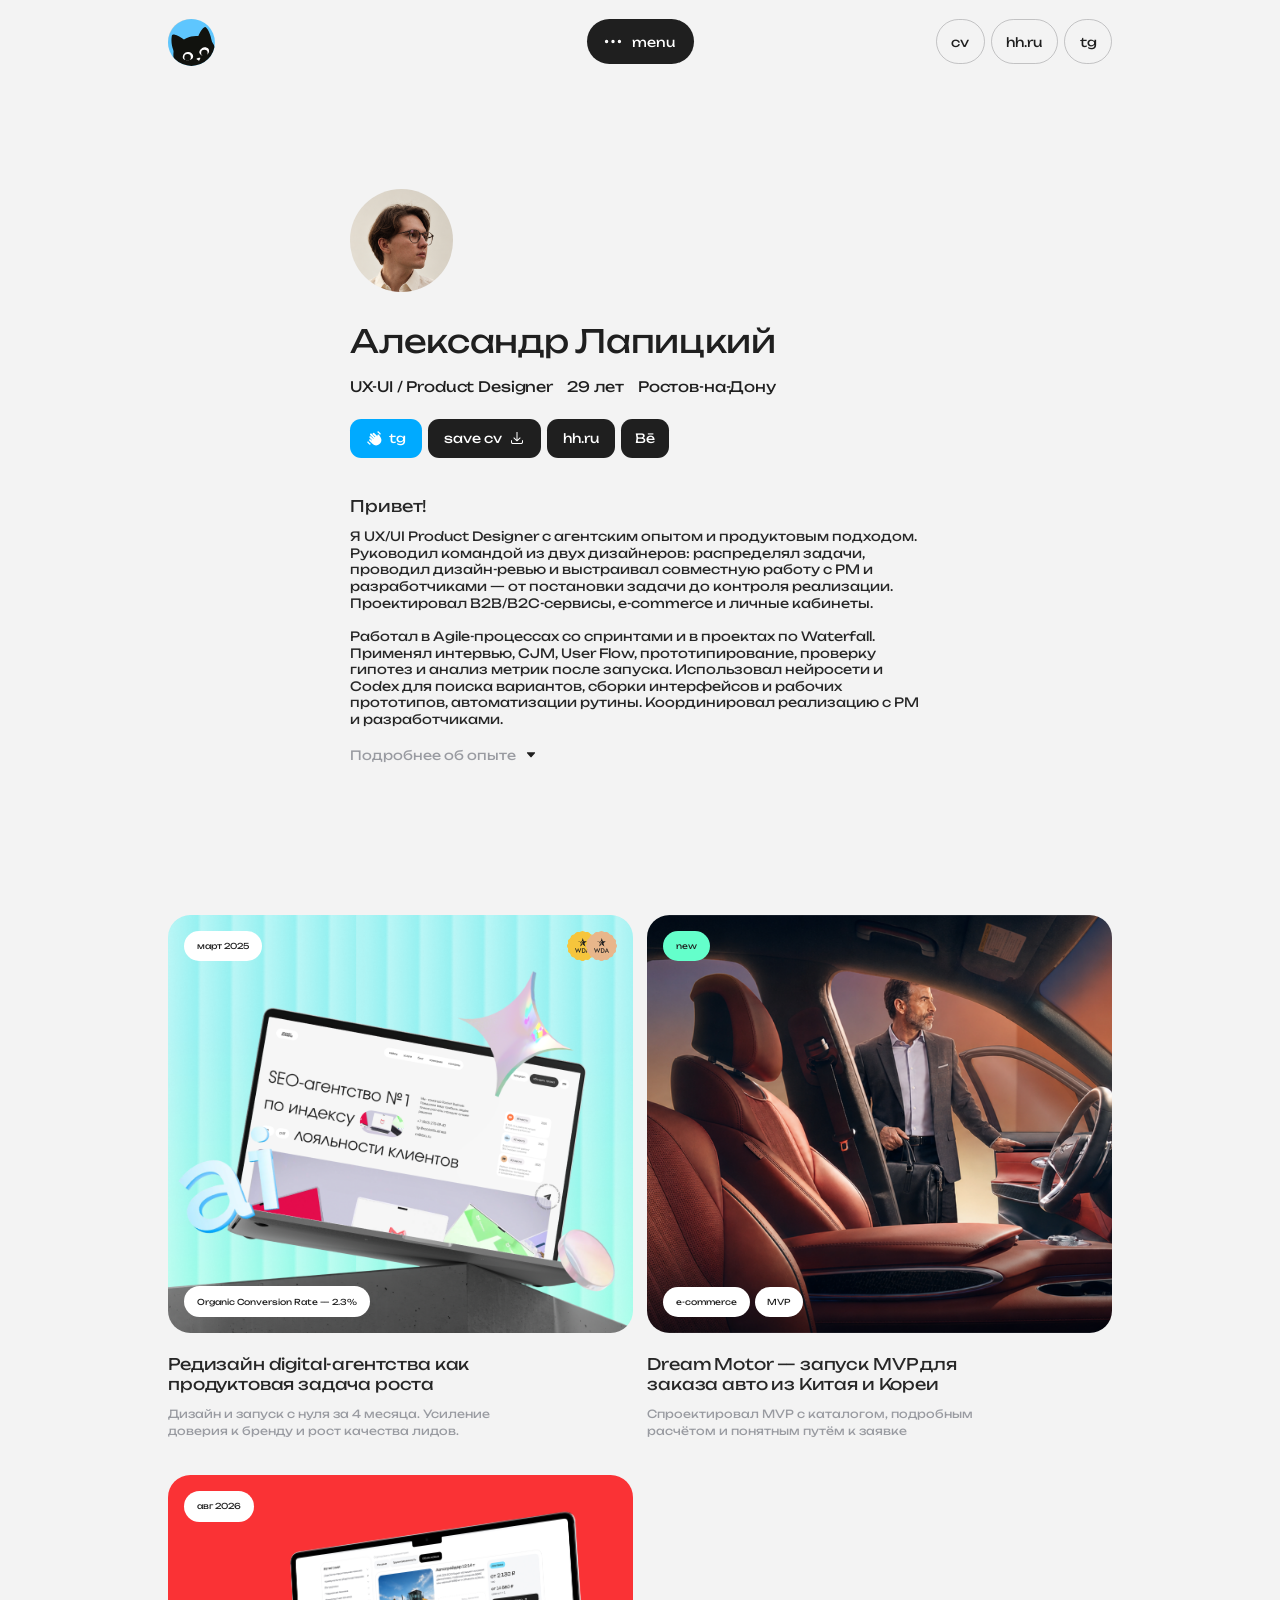
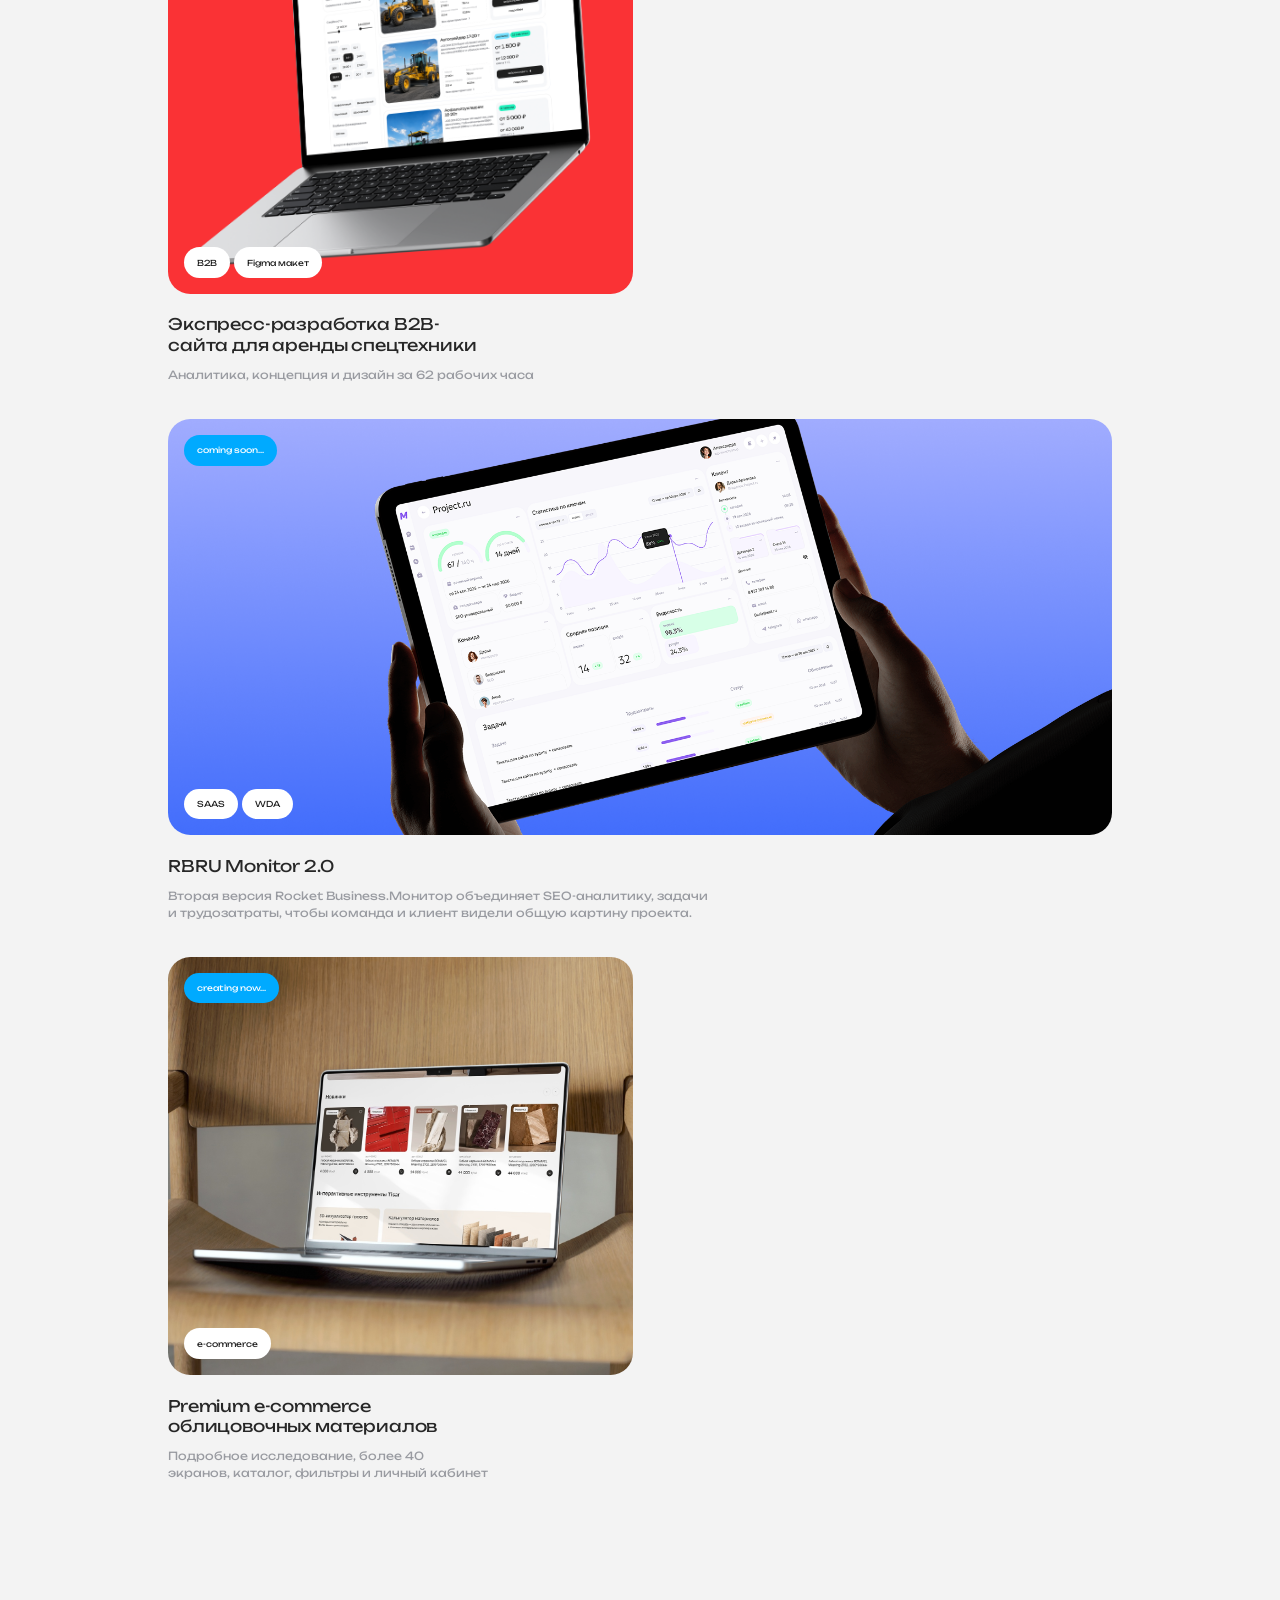
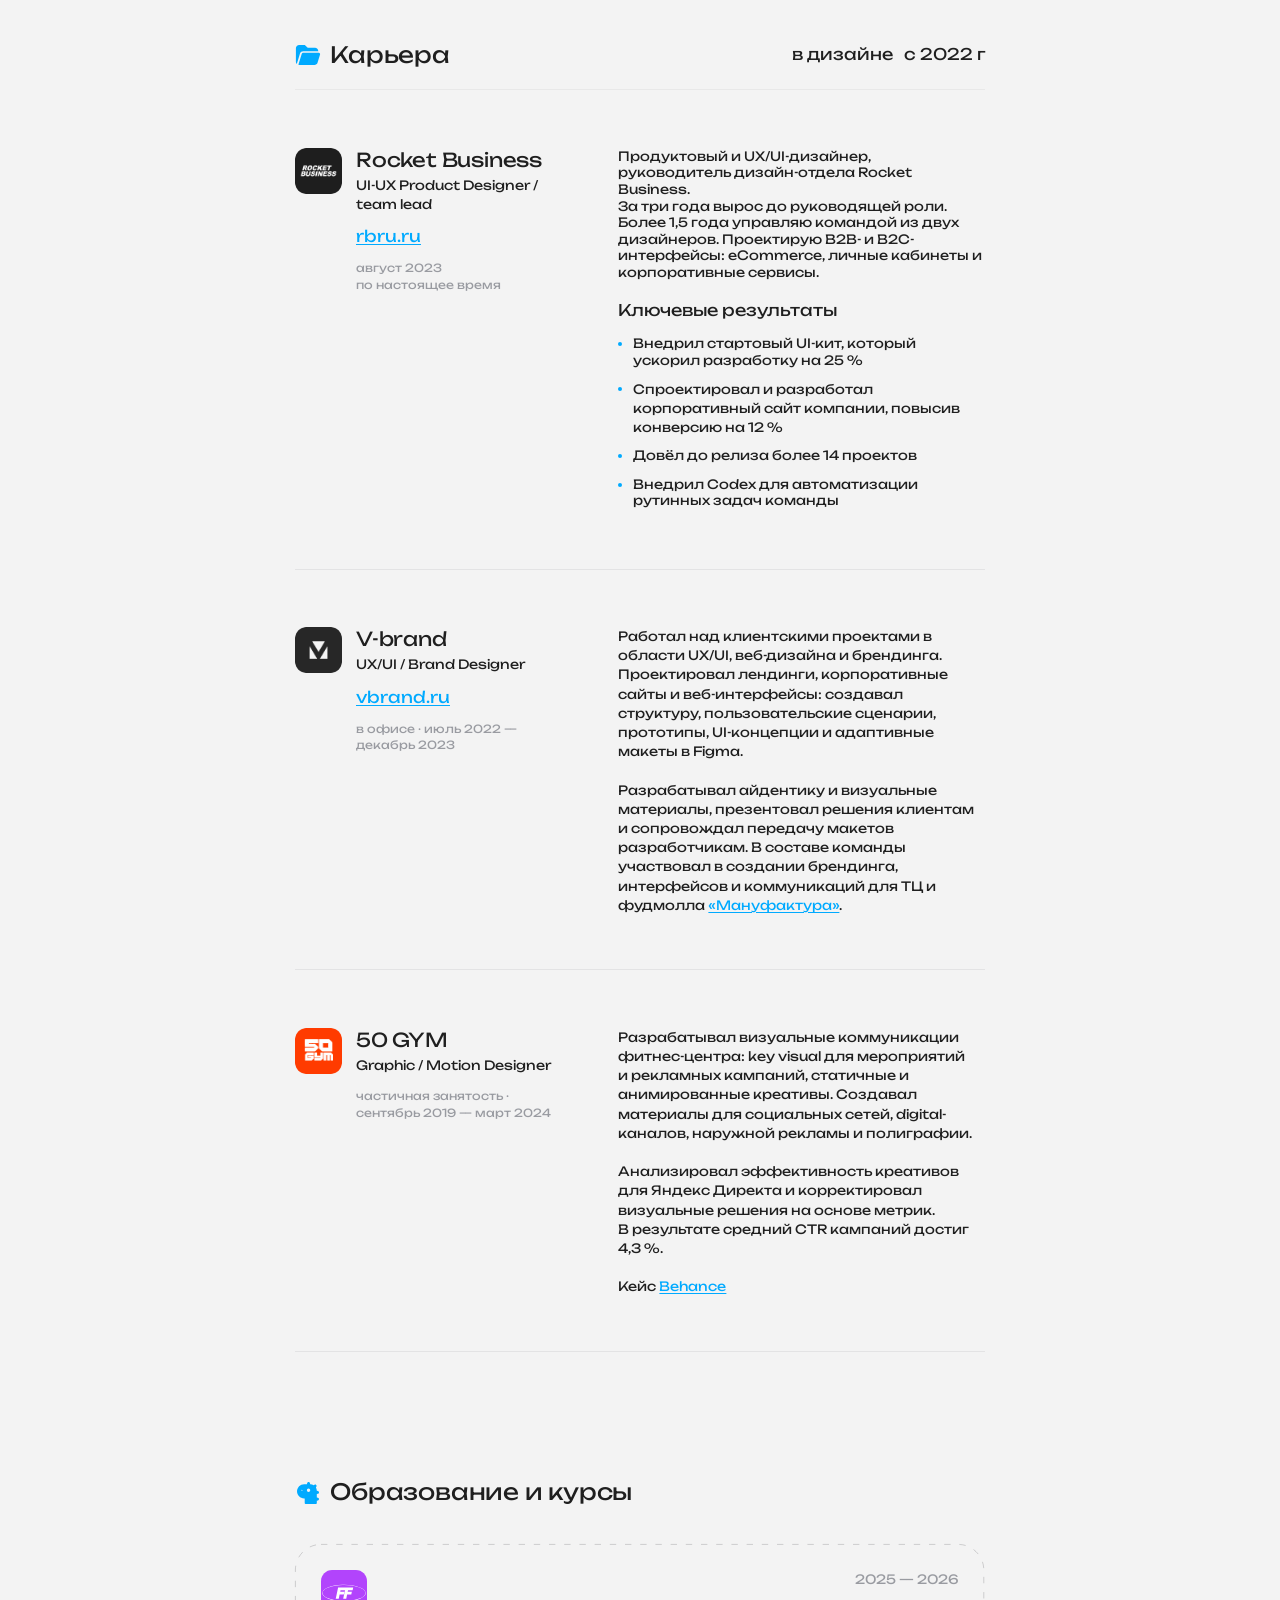
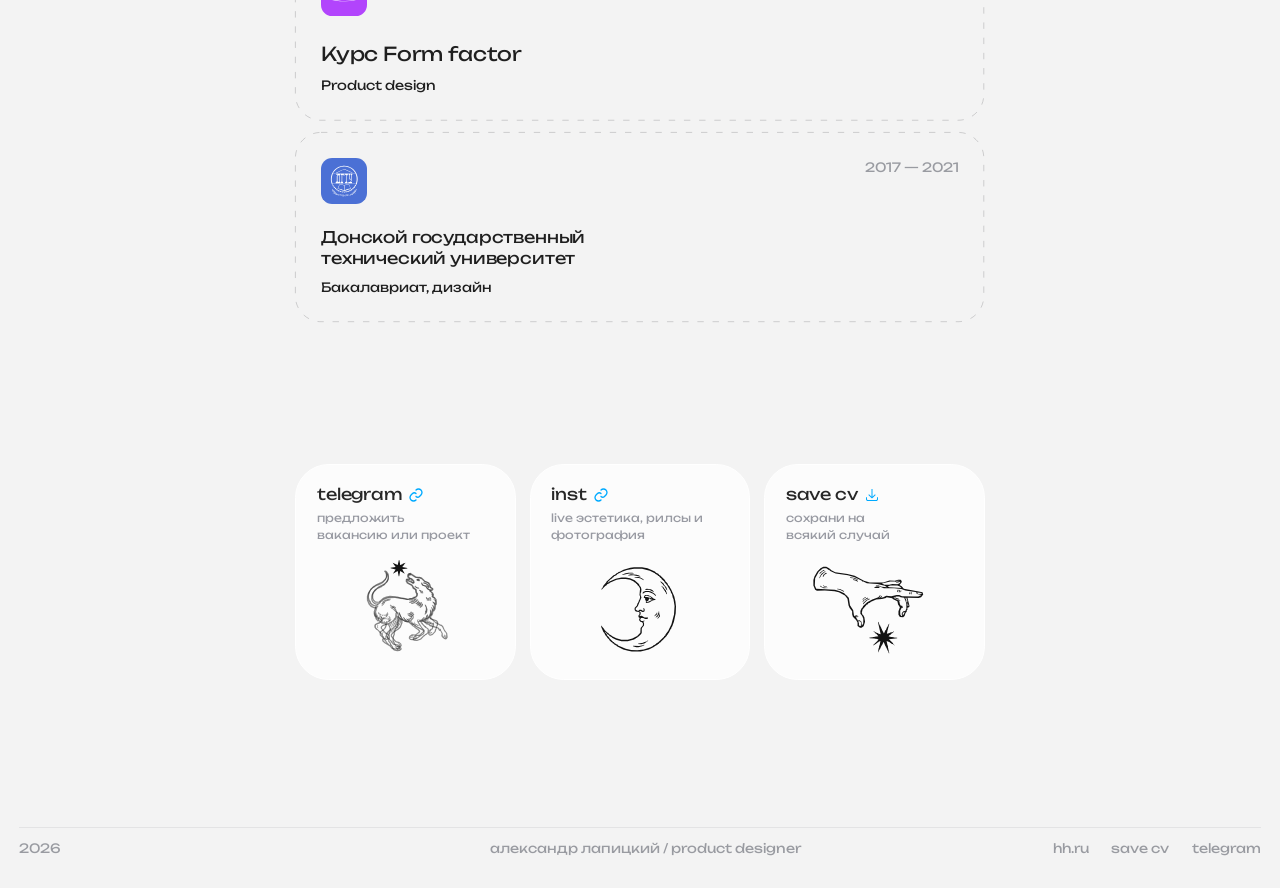
<file: index.html>
<!doctype html>
<html lang="ru">
  <head>
    <meta charset="UTF-8" />
    <meta name="viewport" content="width=device-width, initial-scale=1.0" />
    <meta name="robots" content="noindex, nofollow" />
    <link rel="icon" type="image/svg+xml" href="/favicon.svg" />
    <meta name="theme-color" content="#f3f3f3" />
    <meta name="description" content="Александр Лапицкий — UX/UI и Product Designer. Избранные проекты и опыт работы." />
    <title>Александр Лапицкий — Product Designer</title>
    <script>
      (() => {
        // Keep the desktop layout scale stable across browser chrome, display
        // scaling, window modes and navigation. Only the viewport affects it.
        const updateLayoutScale = () => {
          const viewport = window.innerWidth;
          const scale = viewport >= 390 && viewport <= 480
            ? viewport / 390
            : 1 - 0.2 * Math.max(0, Math.min(1, (viewport - 900) / 300));

          document.documentElement.style.setProperty('--portfolio-scale', scale.toFixed(4));
        };

        updateLayoutScale();
        document.addEventListener('DOMContentLoaded', updateLayoutScale, { once: true });
        window.addEventListener('load', updateLayoutScale, { once: true });
        window.addEventListener('resize', updateLayoutScale, { passive: true });
      })();
    </script>
    <script type="module" crossorigin src="/assets/index-tDuTe7VG.js"></script>
    <link rel="stylesheet" crossorigin href="/assets/index-2e_azl15.css">
  </head>
  <body>
    <div id="root"></div>
  </body>
</html>
</file>
<file: assets/index-2e_azl15.css>
@font-face{font-family:Unbounded;src:url(/fonts/Unbounded-VariableFont_wght.ttf) format("truetype");font-style:normal;font-weight:100 900;font-display:swap}:root{font-family:Unbounded,sans-serif;color:#1f1f1f;background:#f3f3f3;font-synthesis:none;font-weight:400;--page: #f3f3f3;--ink: #1f1f1f;--muted: #999ba1;--blue: #00aaff;--mint: #64ffcb;--line: rgba(153, 155, 161, .18)}*{box-sizing:border-box}html{scroll-behavior:smooth;overflow-x:clip}body{margin:0;width:100%;min-width:320px;overflow-x:clip}#root{position:relative;z-index:1;zoom:var(--portfolio-scale, 1)}#intro-title,#projects,#experience,#education,#contacts{scroll-margin-top:112px}button,a{-webkit-tap-highlight-color:transparent}a{color:inherit}img{display:block}h1,h2,h3,h4,p{margin:0;font-weight:400}.visually-hidden{position:absolute;width:1px;height:1px;padding:0;margin:-1px;overflow:hidden;clip:rect(0,0,0,0);white-space:nowrap;border:0}.container{width:min(1296px,calc(100% - 48px));margin-inline:auto}.narrow{width:min(862px,calc(100% - 48px));margin-inline:auto}.site-header{width:min(1296px,calc(100% - 48px));height:56px;margin:24px auto 0;display:grid;grid-template-columns:1fr auto 1fr;align-items:center;position:sticky;top:24px;z-index:100}.site-header__profile{justify-self:start;position:relative;width:94px;height:56px}.site-header__avatar{display:block;width:94px;height:56px;text-decoration:none}.site-header__identity{position:absolute;top:7px;left:106px;display:flex;flex-direction:column;width:max-content;opacity:0;transform:translate(-8px);pointer-events:none;transition:opacity .28s ease,transform .36s cubic-bezier(.22,1,.36,1)}.site-header__identity span{color:var(--muted);font-size:14px;line-height:1.5}.site-header__identity strong{font-size:16px;font-weight:400;line-height:1.48}.site-header__profile--open .site-header__identity{opacity:1;transform:translate(0);pointer-events:auto}.site-header--scrolled .site-header__identity{opacity:0;transform:translate(-8px);pointer-events:none}.site-header__profile--open .site-header__identity:before{content:"";position:absolute;inset:0 auto 0 -14px;width:14px}.site-header__avatar .avatar-pair__portrait{transform-origin:center;transition:transform .46s cubic-bezier(.22,1,.36,1)}.site-header__avatar .avatar-pair__mascot{z-index:1;transition:transform .46s cubic-bezier(.22,1,.36,1)}.site-header--scrolled .site-header__avatar .avatar-pair__portrait{transform:scale(.84)}@media(min-width:701px){.site-header__profile--open .avatar-pair__portrait{transform:translate(98px)}.site-header--scrolled .site-header__profile--open .avatar-pair__portrait{transform:translate(98px) scale(1)}}.avatar-pair{width:236px;height:142px;position:relative;flex:none}.avatar-pair__portrait,.avatar-pair__mascot{display:block;width:142px;height:142px;position:absolute;top:0;overflow:hidden;border-radius:50%}.avatar-pair__portrait{left:0;background:transparent}.avatar-pair__portrait img{position:absolute;inset:0;display:block;width:100%;height:100%;object-fit:cover;object-position:center 35%}.avatar-pair__mascot{left:94px;background:#5ec6fe}.avatar-pair__cat{position:absolute;width:147px;height:153px;left:-3px;top:6px;animation:cat-rise .9s cubic-bezier(.18,.72,.2,1) both}.avatar-pair--small .avatar-pair__cat{animation-duration:.7s}.mascot__pupil{transform:translate(var(--gaze-x, 0px),var(--gaze-y, 0px))}.mascot__head{transform-box:view-box;transform-origin:50% 78%;transform:translate(var(--head-x, 0px),var(--head-y, 0px)) rotate(var(--head-angle, 0deg))}@keyframes cat-rise{0%{transform:translateY(110%)}to{transform:translateY(0)}}.avatar-pair--small{width:272px;height:160px;transform:scale(.35);transform-origin:left top}.avatar-pair--small .avatar-pair__portrait{width:160px;height:160px}.avatar-pair--small .avatar-pair__portrait img{width:199.42%;height:auto;max-width:none;inset:-12.06% auto auto -46.8%;object-fit:initial}.avatar-pair--small .avatar-pair__mascot{width:168px;height:168px;left:0}.avatar-pair--small .avatar-pair__cat{width:178px;height:185px;left:-4px;top:0}.site-menu{--menu-height-delay: .17s;--menu-height-duration: .43s;position:absolute;top:0;left:calc(50% - 66px);width:var(--menu-width, 133px);height:56px;overflow:hidden;border-radius:28px;background:var(--ink);z-index:2;transition:left .54s cubic-bezier(.4,0,.2,1),width .54s cubic-bezier(.4,0,.2,1),height var(--menu-height-duration) cubic-bezier(.4,0,.2,1) var(--menu-height-delay),border-radius .54s cubic-bezier(.4,0,.2,1)}.click-confetti{position:fixed;inset:0;z-index:1000;overflow:hidden;pointer-events:none}.click-confetti__side{position:absolute;top:0;width:75vh;height:100vh}.click-confetti__side--left{left:-24vh}.click-confetti__side--right{right:-24vh;transform:scaleX(-1)}.click-confetti svg{display:block;width:100%;height:100%;overflow:visible}.site-menu--scrolled:not(.site-menu--open){left:calc(50% - 66px)}.site-menu--open{--menu-height-delay: 0ms;--menu-height-duration: .54s;left:calc(50% - 66px);width:200px;height:261px;border-radius:29px}@media(hover:hover){.site-menu:not(.site-menu--open):hover .site-menu__dots{transform:scale(1.06)}}.site-menu__trigger{height:56px;width:125px;display:flex;align-items:center;justify-content:flex-start;gap:10px;padding:0 18px;border:0;border-radius:inherit;background:transparent;color:#fff;cursor:pointer;font-family:inherit;font-size:16px;line-height:1.48;white-space:nowrap}.site-menu__label{transform:translateY(1px)}.site-menu__mobile-cat{display:none}.site-menu__trigger:focus-visible{outline:2px solid var(--blue);outline-offset:-4px}.site-menu--open .site-menu__trigger:focus-visible{outline:none}.site-menu--open .site-menu__trigger:focus-visible .site-menu__icon{outline:2px solid var(--blue);outline-offset:4px;border-radius:50%}.site-menu__icon{position:relative;width:28px;height:28px;display:grid;place-items:center;flex:none}.site-menu__icon img{position:absolute;transition:opacity .22s ease,transform .36s cubic-bezier(.22,1,.36,1)}.site-menu__dots{width:28px;height:28px}.site-menu__dots--mobile{display:none}.site-menu__close{opacity:0;transform:rotate(-90deg) scale(.5)}.site-menu--open .site-menu__dots{opacity:0;transform:rotate(90deg) scale(.5)}.site-menu--open .site-menu__close{opacity:1;transform:rotate(0) scale(1)}.site-menu--open .site-menu__trigger{width:100%;padding-left:19px}.site-menu__status{position:absolute;top:28px;left:var(--drop-left, 125px);width:var(--drop-width, 1px);height:var(--drop-height, 1px);display:flex;align-items:center;padding:0;overflow:hidden;border:0;border-radius:999px;background:#fff;color:var(--ink);font-family:inherit;font-size:14px;line-height:1.5;white-space:nowrap;opacity:0;transform:translateY(-50%);transition:background-color .24s ease,color .24s ease;pointer-events:none}.site-menu__status-content{position:relative;width:100%;min-width:0;height:100%;display:block;overflow:hidden;opacity:0}.site-menu__status-value{position:absolute;inset:0;display:flex;align-items:center;justify-content:center;transition:transform .42s cubic-bezier(.22,1,.36,1),opacity .25s ease}.site-menu__status-value--up{justify-content:flex-start;gap:1px;padding-left:16px;opacity:0;transform:translateY(115%);transition:transform .44s cubic-bezier(.18,1.24,.32,1),opacity .25s ease}.site-menu__status-value--up img{width:24px;height:24px}.site-menu__status-value--back{justify-content:flex-start;gap:1px;padding-left:14px;opacity:0;transform:translateY(115%);transition:transform .44s cubic-bezier(.18,1.24,.32,1),opacity .25s ease}.site-menu__status-value--back img{width:24px;height:24px;transform:rotate(-90deg)}.site-menu--scrolled .site-menu__status{cursor:pointer;pointer-events:auto}.site-menu--bottom .site-menu__status,.site-menu__status:focus-visible{background:var(--mint)}.site-menu--bottom .site-menu__status-value--percent,.site-menu__status:focus-visible .site-menu__status-value--percent{opacity:0;transform:translateY(-115%)}.site-menu--bottom .site-menu__status-value--up,.site-menu__status:focus-visible .site-menu__status-value--up{opacity:1;transform:translateY(0)}@media(hover:hover){.site-menu--scrolled .site-menu__status:hover{background:var(--mint)}.site-menu--scrolled .site-menu__status:hover .site-menu__status-value--percent{opacity:0;transform:translateY(-115%)}.site-menu--scrolled .site-menu__status:hover .site-menu__status-value--up{opacity:1;transform:translateY(0)}}.site-menu--case.site-menu--bottom:not(.site-menu--open){left:calc(50% - 101px);width:218px}.site-menu--case.site-menu--bottom .site-menu__status{width:89px}@media(min-width:701px){.site-menu--case.site-menu--bottom.site-menu--open{left:calc(50% - 101px);width:218px}}.site-menu--case.site-menu--bottom .site-menu__status-value--up,.site-menu--case.site-menu--bottom .site-menu__status:is(:hover,:focus-visible) .site-menu__status-value--up{opacity:0;transform:translateY(-115%)}.site-menu--case.site-menu--bottom .site-menu__status-value--back{opacity:1;transform:translateY(0)}.site-menu__status:focus-visible{outline:2px solid #fff;outline-offset:-4px}.site-menu__panel{position:absolute;top:64px;left:57px;right:12px;display:grid;gap:14px;color:#fff;opacity:0;transform:translateY(-8px);visibility:hidden;pointer-events:none;transition:opacity .18s ease,transform .24s cubic-bezier(.22,1,.36,1),visibility 0s linear .18s}.site-menu--open .site-menu__panel{opacity:1;transform:translateY(0);visibility:visible;pointer-events:auto;transition-duration:.32s,.44s,0s;transition-delay:.2s,.2s,0ms}.site-menu__panel a{width:100%;text-decoration:none;font-size:12px;line-height:1.4;white-space:nowrap}.site-menu__panel a:hover,.site-menu__panel a:focus-visible{text-decoration:underline;text-underline-offset:3px}.site-menu__panel .site-menu__item{position:relative}.site-menu__item:before{content:"";position:absolute;inset:-7px 0 -7px -47px}.site-menu__item>span:last-child{display:inline-block;transform:translateY(1px);transition:transform .24s cubic-bezier(.22,1,.36,1)}.site-menu__item-icon{position:absolute;top:-1px;left:-29px;width:18px;height:18px;background:var(--muted);-webkit-mask-image:var(--menu-icon);mask-image:var(--menu-icon);-webkit-mask-position:center;mask-position:center;-webkit-mask-size:18px 18px;mask-size:18px 18px;-webkit-mask-repeat:no-repeat;mask-repeat:no-repeat;transition:background-color .24s ease,transform .26s cubic-bezier(.22,1,.36,1)}.site-menu__item--about{--menu-icon: url(/assets/menu-about.svg)}.site-menu__item--projects{--menu-icon: url(/assets/menu-projects.svg)}.site-menu__item--career{--menu-icon: url(/assets/menu-career.svg)}.site-menu__item--education{--menu-icon: url(/assets/menu-education.svg)}.site-menu__item--contacts{--menu-icon: url(/assets/menu-contacts.svg)}.site-menu__panel .site-menu__item:is(:hover,:focus-visible){text-decoration:none}.site-menu__item:is(:hover,:focus-visible)>span:last-child{transform:translate(2px,1px)}.site-menu__item:is(:hover,:focus-visible) .site-menu__item-icon{background:#6cf;transform:translate(2px) scale(1.08)}.site-menu__panel .site-menu__cv{display:flex;align-items:center;gap:6px;margin-top:4px;font-size:14px;line-height:1.5}.site-menu__cv{transition:transform .24s cubic-bezier(.22,1,.36,1)}.site-menu__cv-label{transform:translateY(1px)}.site-menu__cv-icon{width:24px;height:24px;background:#fff;-webkit-mask:url(/assets/header-menu-download.svg) center / 24px 24px no-repeat;mask:url(/assets/header-menu-download.svg) center / 24px 24px no-repeat;transition:background-color .24s ease,transform .26s cubic-bezier(.22,1,.36,1)}.site-menu__panel .site-menu__cv:is(:hover,:focus-visible){text-decoration:none;transform:translateY(-2px)}.site-menu__cv:is(:hover,:focus-visible) .site-menu__cv-icon{background:#6cf;transform:scale(1.06)}.site-header--scrolled .site-header__links>*{background:#f3f3f3db;-webkit-backdrop-filter:blur(12px);backdrop-filter:blur(12px)}.site-header__links{position:absolute;top:0;right:0;display:flex;gap:8px}.site-header__links>*{height:56px;padding:1px 18px 0;display:grid;place-items:center;border:1px solid rgba(138,138,139,.46);border-radius:44px;font-size:16px;line-height:1.48;color:var(--ink);text-decoration:none}.site-header__mobile-info,.site-header__mobile-actions{display:none}.intro{margin-top:48px;padding:120px 24px}.intro__inner{width:724px;max-width:100%;margin-inline:auto}.intro__portrait{position:relative;display:block;width:128px;height:128px;overflow:hidden;border-radius:50%}.intro__portrait-link{position:relative;display:block;width:fit-content;border-radius:50%;text-decoration:none}.intro__portrait-link:focus-visible{outline:2px solid var(--blue);outline-offset:5px}.intro__portrait img{position:absolute;display:block;width:169%;height:auto;max-width:none;left:-35%;top:-5%}.intro__content{margin-top:38px}.intro__identity h1{font-size:40px;line-height:1.2;letter-spacing:-.01em;white-space:nowrap}.intro__meta{margin-top:22px;display:flex;flex-wrap:wrap;gap:18px;font-size:18px;line-height:1.3;letter-spacing:-.01em}.social-buttons{margin-top:28px;display:flex;align-items:center;gap:8px}.social-button{--cat-cutout-color: var(--ink);height:48px;padding:0 20px;display:inline-flex;align-items:center;justify-content:center;gap:8px;border-radius:14px;background:var(--ink);color:#fff;text-decoration:none;font-size:16px;line-height:1.48}.social-button img{width:20px;height:20px}.social-button--blue{--cat-cutout-color: var(--blue);background:var(--blue);color:#fff}.social-button--mascot{position:relative;isolation:isolate;border:0;font-family:inherit;cursor:pointer}.social-button__content{display:inline-flex;align-items:center;justify-content:center;gap:8px}.social-button__download-icon{display:block;width:20px;height:20px;flex:none;background-color:#fff;-webkit-mask:url(/assets/bc88c.svg) center / contain no-repeat;mask:url(/assets/bc88c.svg) center / contain no-repeat;transition:background-color .22s ease,transform .26s cubic-bezier(.22,1,.36,1)}.social-button--cv:is(:hover,:focus-visible) .social-button__download-icon{background-color:var(--blue)}.download-button{--cv-progress: 0;--cv-wave: 6px;--cv-width: 180px;--cv-height: 48px;position:relative;isolation:isolate;overflow:hidden;white-space:nowrap}.download-button--downloading{--cat-cutout-color: var(--blue);background:var(--blue)}.download-button--downloading:before{content:"";position:absolute;inset:-1px;z-index:0;border-radius:inherit;background:var(--ink);clip-path:inset(0 0 0 calc(var(--cv-progress) * 100%));pointer-events:none}.download-button:focus{outline:none}.download-button:focus-visible:not(.download-button--downloading){outline:2px solid var(--blue);outline-offset:3px}.download-button__label{position:relative;z-index:1;display:inline-flex;align-items:center;gap:8px}.download-button__clip{position:absolute;inset:-1px;z-index:2;overflow:hidden;border-radius:inherit;pointer-events:none}.download-button__fill,.download-button__crest{position:absolute;inset:0;display:grid;place-items:center;background:var(--blue);color:#fff}.download-button__fill{clip-path:inset(0 calc((1 - var(--cv-progress)) * (100% + .75 * var(--cv-wave)) - var(--cv-progress) * .25 * var(--cv-wave) - 2px) 0 0)}.download-button__crest{-webkit-mask-image:url("data:image/svg+xml,%3Csvg xmlns='http://www.w3.org/2000/svg' width='20' height='200' viewBox='0 0 20 200' preserveAspectRatio='none'%3E%3Cpath d='M0 0H10C18 8 18 25.3 10 33.3S2 58.7 10 66.7S18 92 10 100S2 125.3 10 133.3S18 158.7 10 166.7S2 192 10 200H0Z'/%3E%3C/svg%3E");mask-image:url("data:image/svg+xml,%3Csvg xmlns='http://www.w3.org/2000/svg' width='20' height='200' viewBox='0 0 20 200' preserveAspectRatio='none'%3E%3Cpath d='M0 0H10C18 8 18 25.3 10 33.3S2 58.7 10 66.7S18 92 10 100S2 125.3 10 133.3S18 158.7 10 166.7S2 192 10 200H0Z'/%3E%3C/svg%3E");-webkit-mask-repeat:repeat-y;mask-repeat:repeat-y;-webkit-mask-size:var(--cv-wave) calc(var(--cv-height) * 2);mask-size:var(--cv-wave) calc(var(--cv-height) * 2);-webkit-mask-position-x:calc(-1 * var(--cv-wave) + var(--cv-progress) * (var(--cv-width) + var(--cv-wave)));mask-position-x:calc(-1 * var(--cv-wave) + var(--cv-progress) * (var(--cv-width) + var(--cv-wave)));-webkit-mask-position-y:calc(-1 * var(--cv-progress) * 1.05 * var(--cv-height));mask-position-y:calc(-1 * var(--cv-progress) * 1.05 * var(--cv-height))}.download-button__label--fill{position:absolute;inset:0;z-index:auto;justify-content:center}.download-button .download-button__clip .social-button__download-icon{background-color:#fff}.download-button--celebrating .social-button__download-icon{opacity:0}.button-burst{--cv-cat-detail-color: var(--cat-cutout-color);position:absolute;right:20px;top:50%;z-index:3;display:block;width:20px;height:20px;color:inherit;opacity:0;visibility:hidden;pointer-events:none;transform:translateY(-50%);transition:opacity 90ms ease,visibility 0s linear 90ms}.download-button--celebrating .button-burst{opacity:1;visibility:visible;transition:opacity 90ms ease}.button-burst__cat{position:absolute;left:50%;top:50%;width:23px;height:24px;opacity:0;transform:translate(-50%,-50%) scale(.4)}.download-button--celebrating .button-burst__cat{animation:cv-cat-pop .47s cubic-bezier(.2,1.25,.36,1) both}.button-burst__spark{position:absolute;left:50%;top:50%;width:10px;height:10px;color:#ff3f9f;opacity:0;transform:translate(-50%,-50%) scale(.2)}.button-burst__spark--top{--spark-x: 0px;--spark-y: -18px;--spark-delay: 0ms}.button-burst__spark--top-right{--spark-x: 12px;--spark-y: -13px;--spark-delay: 13ms}.button-burst__spark--right{--spark-x: 16px;--spark-y: 0px;--spark-delay: 27ms}.button-burst__spark--bottom-right{--spark-x: 12px;--spark-y: 13px;--spark-delay: 40ms}.button-burst__spark--bottom{--spark-x: 0px;--spark-y: 18px;--spark-delay: 54ms}.button-burst__spark--bottom-left{--spark-x: -12px;--spark-y: 13px;--spark-delay: 67ms}.button-burst__spark--left{--spark-x: -16px;--spark-y: 0px;--spark-delay: 81ms}.button-burst__spark--top-left{--spark-x: -12px;--spark-y: -13px;--spark-delay: 94ms}.download-button--celebrating .button-burst__spark{animation:cv-spark-burst 336ms ease-out var(--spark-delay) both}.social-button--mascot .button-burst{left:50%;right:auto;transform:translate(-50%,-50%)}.social-button--mascot.social-button--blue .button-burst{left:var(--mascot-icon-x, 30px)}.social-button--mascot-active .social-button__content{animation:social-button-content .58s both}.social-button--blue.social-button--mascot-active .social-button__content{animation:none}.social-button--blue.social-button--mascot-active .social-button__content img{animation:social-button-content .58s both}.social-button--mascot-active .button-burst{visibility:visible;animation:social-button-burst .58s both}.social-button--mascot-active .button-burst__cat{animation:cv-cat-pop .47s cubic-bezier(.2,1.25,.36,1) both}.social-button--mascot-active .button-burst__spark{animation:cv-spark-burst 336ms ease-out var(--spark-delay) both}@keyframes social-button-content{0%,to{opacity:1}18%,72%{opacity:0}}@keyframes social-button-burst{0%,to{opacity:0}18%,72%{opacity:1}}@keyframes cv-cat-pop{0%{opacity:0;transform:translate(-50%,-30%) scale(.4) rotate(-12deg)}65%{opacity:1;transform:translate(-50%,-53%) scale(1.12) rotate(4deg)}to{opacity:1;transform:translate(-50%,-50%) scale(1) rotate(0)}}@keyframes cv-spark-burst{0%{opacity:0;transform:translate(-50%,-50%) scale(.2) rotate(-30deg)}30%{opacity:1}65%{opacity:1;transform:translate(calc(-50% + var(--spark-x)),calc(-50% + var(--spark-y))) scale(1.2) rotate(25deg)}80%{opacity:1;transform:translate(calc(-50% + var(--spark-x)),calc(-50% + var(--spark-y))) scale(1.1) rotate(35deg)}to{opacity:0;transform:translate(calc(-50% + var(--spark-x)),calc(-50% + var(--spark-y))) scale(.75) rotate(45deg)}}.social-button--muted{--cat-cutout-color: rgba(153,155,161,.12);background:#999ba11f;color:var(--ink)}.social-button--behance{width:60px;padding:0}.social-button__mobile-icon{display:none}.intro__about{margin-top:48px;color:#272727}.intro__about h2{margin-bottom:14px;font-size:20px;line-height:1.3;letter-spacing:-.01em}.intro__about p{font-size:16px;line-height:1.3}.intro__about p+p{margin-top:21px}.intro__experience-link{display:flex;align-items:center;gap:8px;width:fit-content;margin-top:24px;color:var(--muted);font-size:16px;line-height:1.3;text-decoration:none}.intro__experience-link svg{width:20px;height:20px;flex:none;color:var(--ink);transform:rotate(180deg);transition:color .18s ease}.intro__experience-link:hover,.intro__experience-link:focus-visible{color:var(--ink)}.intro__experience-link:hover svg,.intro__experience-link:focus-visible svg{color:var(--blue)}.projects{margin-top:80px;display:grid;grid-template-columns:repeat(3,minmax(0,1fr));column-gap:18px;row-gap:42px}.case-card{min-width:0;position:relative}.case-card__link{position:relative;top:0;display:block;color:inherit;text-decoration:none}.case-card__link[href]{cursor:pointer}.case-card__link[href]:focus-visible{outline:2px solid var(--blue);outline-offset:5px;border-radius:28px}.case-card--wide{grid-column:span 2}.case-card__cover{width:100%;aspect-ratio:420 / 378;position:relative;overflow:hidden;border-radius:28px;isolation:isolate}.case-card--wide .case-card__cover{aspect-ratio:858 / 378}.case-card__media{position:absolute;inset:0}.case-card__image{width:100%;height:100%;object-fit:cover}.case-card--dream .case-card__image{object-position:93% 50%}.case-card--equipment .case-card__image{transform:translate(2%) scale(1.08)}.case-card--commerce .case-card__image{object-fit:cover;object-position:center 55%}.case-card__label,.case-card__tags span{height:38px;padding:0 16px;display:inline-flex;align-items:center;justify-content:center;border-radius:30px;background:#fff;color:var(--ink);white-space:nowrap}.case-card__label{position:absolute;top:20px;left:20px;font-size:10.24px;line-height:1.5}.case-card__label--mint{background:var(--mint)}.case-card__label--blue{background:var(--blue);color:#fff}.case-card__tags{position:absolute;bottom:20px;left:20px;display:flex;gap:6px;max-width:calc(100% - 40px)}.case-card__tags span{min-width:0;max-width:100%;overflow:hidden;padding-top:1px;font-size:10.24px;line-height:1.5;text-overflow:ellipsis}.case-card__awards{position:absolute;top:20px;right:20px;display:flex;align-items:center}.case-card__award{position:relative;display:block;width:38px;height:38px}.case-card__award+.case-card__award{margin-left:-14px}.case-card__award img:first-child{width:38px;height:38px;object-fit:contain}.case-card__award img:last-child{position:absolute;width:19px;height:19px;left:9.5px;top:9.5px}.case-card h3{margin-top:26px;color:#272727;font-size:20px;line-height:1.3;letter-spacing:-.01em;text-wrap:balance}.case-card p{margin-top:14px;color:var(--muted);font-size:14px;line-height:1.5;text-wrap:balance}@media(min-width:1400px){.case-card{height:517px}.case-card--wide{height:498px}.case-card--wide h3,.case-card--wide p{max-width:574px}.case-card--dream p,.case-card--wide p{max-height:42px;overflow:hidden}}.experience{margin-top:200px}.section-heading{display:flex;align-items:center;justify-content:space-between;gap:24px}.section-heading__title{display:flex;align-items:center;gap:12px}.section-heading__icon{display:block;width:32px;height:32px;flex:none;background-color:#0af;-webkit-mask-position:center;mask-position:center;-webkit-mask-size:contain;mask-size:contain;-webkit-mask-repeat:no-repeat;mask-repeat:no-repeat;transition:transform .26s cubic-bezier(.22,1,.36,1)}@media(hover:hover){.section-heading__title:hover .section-heading__icon{transform:translateY(-2px) scale(1.06)}}.section-heading h2{font-size:28px;line-height:1.1;letter-spacing:-.01em}.section-heading__aside{display:flex;gap:14px;font-size:20px;line-height:1.3;white-space:nowrap}.experience .section-heading{padding-bottom:28px;box-shadow:inset 0 -1px var(--line)}.experience-row{display:grid;grid-template-columns:342px minmax(0,458px);gap:62px;margin-top:72px;border-bottom:1px solid var(--line);padding-bottom:68px;transition:transform .26s cubic-bezier(.22,1,.36,1)}.experience-row__summary{display:flex;align-items:flex-start;gap:18px;min-width:0}.experience-row__logo{display:block;width:58px;height:58px;flex:none;border-radius:14px;transition:transform .26s cubic-bezier(.22,1,.36,1)}@media(hover:hover)and (pointer:fine){.experience-row:hover{transform:translateY(-2px)}.experience-row__logo:hover{transform:translateY(-1px) scale(1.03)}}.experience-row:focus-within{transform:translateY(-2px)}.experience-row__summary-text{display:flex;flex-direction:column;align-items:flex-start;gap:16px;min-width:0;max-width:266px}.experience-row__position{display:flex;flex-direction:column;align-items:flex-start;gap:4px}.experience-row__summary h3{font-size:24px;line-height:1.3;letter-spacing:-.01em}.experience-row__summary p{font-size:16px;line-height:1.48}.experience-row__summary a{color:var(--blue);font-size:20px;line-height:1.3;text-decoration:underline;text-underline-offset:2px}.experience-row__summary time{color:var(--muted);font-size:14px;line-height:1.5;font-style:normal}.experience-row__mobile-copy{display:none}.experience-row__description{font-size:16px;line-height:1.48}.experience .section-heading+.experience-row .experience-row__description{line-height:1.3}.experience-row--vbrand .experience-row__description,.experience-row--gym .experience-row__description{line-height:1.5}.experience-row__description p+p{margin-top:24px}.experience-row__no-break{white-space:nowrap}.experience-row__description h4{margin-top:24px;font-size:20px;line-height:1.3}.experience-row__description ul{list-style:none;padding:0;margin:18px 0 0;display:grid;gap:12px}.experience-row__description li{position:relative;padding-left:18px;line-height:1.3}.experience-row__description li:before{content:"";position:absolute;top:.55em;left:0;width:5px;height:5px;border-radius:50%;background:var(--blue)}.experience-row__description a,.text-link{color:var(--blue)}.experience-row__description a{text-decoration:none}.text-link,.experience-row__description a.text-link,.experience-row__description a.experience-row__vbrand-link{text-decoration:underline;text-underline-offset:2px}@media(min-width:701px){.experience-row--rocket .experience-row__description li:nth-child(2){line-height:1.5}.experience-row__vbrand-link{color:var(--blue);text-decoration:underline;text-underline-offset:2px}.experience-row--vbrand .experience-row__description>p:first-child,.experience-row--gym .experience-row__description>p:first-child{text-wrap:balance}.experience-row__description li:nth-child(1){min-height:44px}.experience-row__description li:nth-child(2),.experience-row__description li:nth-child(4){min-height:48px}.experience-row__description li:nth-child(3){min-height:24px}}.education{margin-top:160px}.education__list{margin-top:48px;display:grid;gap:14px}.education-card{position:relative;padding:31px;border:1px solid transparent;border-radius:32px;display:flex;flex-direction:column;align-items:flex-start;gap:32px}.dashed-outline{position:absolute;inset:-1px;width:calc(100% + 2px);height:calc(100% + 2px);overflow:visible;pointer-events:none}.dashed-outline rect{fill:none;stroke:#8a8a8b75;stroke-width:1;stroke-dasharray:8 11;vector-effect:non-scaling-stroke}.education-card--course{min-height:221px}.education-card--university{min-height:238px;gap:28px}.education-card__top{width:100%;display:flex;align-items:flex-start;justify-content:space-between}.education-card__logo{display:block;flex:none}.education-card--course .education-card__logo,.education-card--university .education-card__logo{width:58px;height:58px}.education-card__content{display:flex;flex-direction:column;align-items:flex-start;gap:12px}.education-card h3{font-size:20px;line-height:1.3;letter-spacing:-.01em}.education-card--course h3{font-size:24px}.education-card--university h3{max-width:365px}.education-card p,.education-card time{font-size:16px;line-height:1.48}.education-card time{color:var(--muted);font-style:normal}.contacts{margin-top:177px}.contacts__grid{display:grid;grid-template-columns:repeat(3,minmax(0,1fr));gap:17px}.contact-slot{position:relative;min-width:0;height:270px}.contact-tile{position:relative;overflow:hidden;width:100%;height:100%;padding:24px 26px 32px;display:flex;flex-direction:column;border:2px solid #fff;border-radius:42px;background:#ffffffbf;color:#272727;text-decoration:none;transition:opacity .26s cubic-bezier(.22,1,.36,1),border-radius .26s cubic-bezier(.22,1,.36,1)}.contact-tile--button{font:inherit;text-align:left;cursor:pointer}.contact-tile h3{font-size:20px;line-height:1.3;letter-spacing:-.01em}.contact-tile__copy{position:relative;z-index:1}.contact-tile__heading{display:flex;align-items:center;gap:8px;width:100%}.contact-tile__heading img{display:block;flex:none;width:20px;height:20px}.contact-tile p{margin-top:6px;color:#989aa2;font-size:14px;line-height:1.5}.contact-tile__description--mobile{display:none}.contact-tile__art{position:absolute;display:block;overflow:hidden;pointer-events:none}.contact-tile__animation{display:contents}.contact-tile__art--animated>img{visibility:hidden}.contact-tile__art :is(img,svg){position:absolute;display:block;max-width:none;height:auto}.contact-tile__art--telegram,.contact-tile__art--inst{left:0;bottom:-3px;width:100%;aspect-ratio:276 / 166}.contact-tile__art--telegram :is(img,svg){width:100%;left:0;top:-37.69%}.contact-tile__art--inst :is(img,svg){width:79.04%;left:10.48%;top:-22.55%;transform:scale(.9);transform-origin:center}.contact-tile__art--cv{left:0;bottom:-3px;width:100%;aspect-ratio:276 / 166}.contact-tile__art--cv :is(img,svg){width:100%;height:126.16%;left:0;top:-13%}.contact-tile:focus-visible{outline:2px solid var(--blue);outline-offset:4px}:is(.education-card,.intro__portrait){transition:transform .26s cubic-bezier(.22,1,.36,1)}@media(hover:hover){:is(.education-card,.intro__portrait):hover{transform:translateY(-2px)}.contact-slot:hover .contact-tile{opacity:.95;border-radius:48px}}.footer{width:min(1770px,calc(100% - 48px));margin:120px auto 38px;padding-top:14px;border-top:1px solid var(--line);display:flex;align-items:center;justify-content:space-between;gap:20px;color:var(--muted);font-size:16px;line-height:1.48}.footer--home{margin-top:183px}.footer__year{width:273px;flex:none}.footer>div{display:flex;align-items:center;gap:28px}.footer a{text-decoration:none;transition:color .22s ease}.footer a:is(:hover,:focus-visible){color:var(--blue)}.footer a:focus-visible{outline:2px solid var(--blue);outline-offset:4px}.footer__telegram-short{display:none}@media(min-width:701px)and (max-width:1000px){.footer__year{width:auto}}@media(min-width:701px)and (max-width:760px){.footer{gap:12px;font-size:14px}}.monitor-page{min-height:100vh;display:flex;flex-direction:column}.monitor-main{width:min(862px,calc(100% - 48px));margin:168px auto 0;flex:0 0 auto}.monitor-content{margin-top:38px}.monitor-badge{height:52px;width:fit-content;display:flex;align-items:center;padding:0 22px;border-radius:50px;background:#fff;font-size:14px;line-height:1.5}.monitor-content h1{font-size:32px;line-height:1.2;letter-spacing:-.01em;text-wrap:balance}.premium-page .monitor-content h1{margin-top:32px}.monitor-action{width:fit-content;margin-top:28px}.monitor-context{margin-top:48px;color:#272727}.monitor-context h2{font-size:24px;line-height:1.3;letter-spacing:-.01em}.monitor-context__body{margin-top:22px;font-size:16px;line-height:1.48}.monitor-context__body p{text-wrap:balance}.monitor-context__body p+p{margin-top:24px}.monitor-context__body a{color:var(--blue);text-decoration:underline;text-underline-offset:2px}.case-preview-visual{width:min(1468px,calc(100% - 48px));margin:80px auto 0}.case-preview-visual img{display:block;width:100%;height:auto}.monitor-page .footer{margin-top:120px;margin-bottom:24px}.rbru-page{min-height:100vh}.rbru-mobile-break{display:none}.rbru-intro{width:min(748px,calc(100% - 48px));margin:48px auto 80px;padding-top:120px}.rbru-back{width:fit-content;display:flex;align-items:end;gap:8px;color:var(--muted);font-size:20px;line-height:1.3;letter-spacing:-.01em;text-decoration:none}.rbru-back img{width:20px;height:20px}.rbru-back:hover,.rbru-back:focus-visible{color:var(--ink)}.case-breadcrumb{width:fit-content;display:inline-flex;align-items:center;gap:4px;color:var(--muted);font-size:16px;line-height:1.48;text-decoration:none}.case-breadcrumb__icon{display:block;width:20px;height:20px;flex:none;background:var(--muted);-webkit-mask:url(/assets/case-breadcrumb-arrow.svg) center / 20px 20px no-repeat;mask:url(/assets/case-breadcrumb-arrow.svg) center / 20px 20px no-repeat;transform:rotate(-90.31deg);transition:background-color .18s ease}.case-breadcrumb:hover,.case-breadcrumb:focus-visible{color:var(--ink)}.case-breadcrumb:hover .case-breadcrumb__icon,.case-breadcrumb:focus-visible .case-breadcrumb__icon{background:#0af}.case-breadcrumb:focus-visible{outline:2px solid var(--blue);outline-offset:4px;border-radius:4px}.rbru-intro__content{margin-top:38px}.rbru-intro__meta{display:flex;align-items:center;gap:6px}.rbru-intro__awards{display:flex;align-items:center}.rbru-intro__awards .rbru-award+.rbru-award{margin-left:-22px}.rbru-award{position:relative;display:block;width:52px;height:52px;flex:none}.rbru-award img:first-child{width:52px;height:52px}.rbru-award img:last-child{position:absolute;width:26px;height:26px;left:13px;top:13px}.rbru-intro__meta time{display:grid;place-items:center;height:52px;padding:0 22px;border-radius:50px;background:#fff;font-size:14px;line-height:1.5}.rbru-intro h1{margin-top:32px;max-width:748px;font-size:32px;line-height:1.2;letter-spacing:-.01em}.rbru-intro__links{display:flex;flex-wrap:wrap;gap:8px;margin-top:28px}.rbru-action{height:48px;display:inline-flex;align-items:center;justify-content:center;gap:8px;padding:0 20px;border-radius:14px;background:var(--ink);color:#fff;font-size:16px;line-height:1.48;text-decoration:none;white-space:nowrap}.rbru-action img{width:20px;height:20px}.rbru-action--blue{background:var(--blue)}:is(.site-header__links>*,.site-header__mobile-actions a,.social-button,.rbru-action){transition:transform .26s cubic-bezier(.22,1,.36,1)}:is(.social-button,.rbru-action) img{transition:transform .26s cubic-bezier(.22,1,.36,1)}@media(hover:hover){:is(.site-header__links>*,.site-header__mobile-actions a,.social-button,.rbru-action):hover{transform:translateY(-2px)}:is(.social-button,.rbru-action):hover img{transform:scale(1.06)}.social-button--cv:hover .social-button__download-icon{transform:scale(1.06)}}.rbru-intro__story{display:grid;gap:32px;margin-top:48px}.rbru-text{width:min(748px,calc(100% - 48px));margin-inline:auto;color:#272727}.rbru-intro .rbru-text{width:100%}.rbru-text h2{margin-bottom:22px;font-size:24px;line-height:1.3;letter-spacing:-.01em}.rbru-text__body{font-size:16px;line-height:1.48}.rbru-text__body p+p{margin-top:24px}.rbru-inline-link{color:var(--blue);text-decoration:underline;text-underline-offset:2px}.rbru-content{display:flex;flex-direction:column;align-items:center;gap:80px}.rbru-visual{width:min(1448px,calc(100% - 48px));margin:0;padding:12px;border-radius:52px;background:#fff}.rbru-visual--1{width:min(1468px,calc(100% - 48px))}.rbru-visual__crop{position:relative;width:100%;overflow:hidden;border-radius:46px;aspect-ratio:var(--frame-ratio)}.rbru-visual__crop img{position:absolute;display:block;max-width:none;width:var(--image-width, 100%);height:var(--image-height, 100%);left:var(--image-left, 0);top:var(--image-top, 0)}.rbru-visual--1{--frame-ratio: 1444 / 778.478}.rbru-visual--2{--frame-ratio: 1424 / 1738;--image-width: 101.41%;--image-height: 100.72%;--image-left: -.71%;--image-top: .03%}.rbru-visual--3{--frame-ratio: 1424 / 1765;--image-width: 101.44%;--image-height: 100.58%;--image-left: -.73%;--image-top: .04%}.rbru-visual--4{--frame-ratio: 1424 / 1547;--image-width: 101.55%;--image-height: 100.18%;--image-left: -.74%;--image-top: .35%}.rbru-visual--5{--frame-ratio: 1424 / 2036;--image-width: 101.4%;--image-height: 100.48%;--image-left: -.72%;--image-top: .06%}.rbru-visual--6{--frame-ratio: 1424 / 3661;--image-width: 101.43%;--image-height: 101.67%;--image-left: -.71%;--image-top: -.8%}.rbru-visual--7{--frame-ratio: 1424 / 3182;--image-width: 101.99%;--image-height: 100.3%;--image-left: -1.34%;--image-top: .02%}.rbru-visual--8{--frame-ratio: 1424 / 931;--image-width: 101.65%;--image-height: 112.28%;--image-left: -.75%;--image-top: -1.14%}.rbru-visual--5 .rbru-visual__crop,.rbru-visual--6 .rbru-visual__crop{border-radius:45px}.rbru-metrics__intro{max-width:493px;font-size:16px;line-height:1.48}.rbru-metrics__intro p+p{margin-top:24px}.rbru-metrics__intro span{color:var(--muted)}.rbru-metrics ul,.rbru-awards ul{list-style:none;margin:28px 0 0;padding:0;display:grid;gap:16px}.rbru-metrics li{display:flex;align-items:center;gap:8px;font-size:20px;line-height:1.3;letter-spacing:-.01em}.rbru-metrics li img{width:24px;height:24px;flex:none}.rbru-awards h2{font-size:20px}.rbru-awards ul{gap:18px}.rbru-awards li{font-size:16px;line-height:1.48}.rbru-awards li a{width:fit-content;display:flex;align-items:center;gap:16px;color:inherit;text-decoration:none;transition:color .18s ease}.rbru-awards li a:hover,.rbru-awards li a:focus-visible{color:var(--blue)}.rbru-awards li a:hover span:last-child,.rbru-awards li a:focus-visible span:last-child{text-decoration:underline;text-underline-offset:3px}.rbru-awards li a:focus-visible{outline:2px solid var(--blue);outline-offset:4px;border-radius:4px}.rbru-awards li a span:last-child{max-width:382px}.rbru-page .footer{margin-top:120px}.compass-page{min-height:100vh}.compass-intro{width:min(862px,calc(100% - 48px));margin:48px auto 80px;padding:120px 0 20px}.compass-back{width:fit-content;display:flex;align-items:end;gap:8px;color:var(--muted);font-size:20px;line-height:1.3;letter-spacing:-.01em;text-decoration:none}.compass-back img{width:20px;height:20px}.compass-back:hover,.compass-back:focus-visible{color:var(--ink)}.compass-intro__content{margin-top:38px}.compass-intro h1{font-size:40px;line-height:1.2;letter-spacing:-.01em}.compass-intro__actions{display:flex;flex-wrap:wrap;gap:8px;margin-top:28px}.compass-action{height:48px;display:inline-flex;align-items:center;justify-content:center;gap:8px;padding:0 20px;border-radius:14px;background:var(--ink);color:#fff;font-size:16px;line-height:1.48;text-decoration:none;white-space:nowrap}.compass-action img{width:20px;height:20px}.compass-action--blue{background:var(--blue)}.compass-intro__story{display:grid;gap:32px;margin-top:48px}.compass-text{width:min(862px,calc(100% - 48px));margin-inline:auto;color:#272727}.compass-intro .compass-text{width:100%}.compass-text h2{margin-bottom:22px;font-size:24px;line-height:31px;letter-spacing:-.01em}.compass-text__body{font-size:16px;line-height:24px}.compass-text__body p{text-wrap:balance}.compass-text__body .compass-text__break{margin-top:24px}.compass-text__body a{color:var(--blue);text-decoration:underline;text-underline-offset:2px}.compass-copy--mobile{display:none}.compass-content{display:flex;flex-direction:column;align-items:center;gap:80px}.compass-visual{width:min(1468px,calc(100% - 48px));margin:0}.compass-visual picture,.compass-visual img{display:block;width:100%}.compass-visual img{height:auto}.compass-page .footer{margin-top:120px;margin-bottom:24px}@media(hover:hover){.compass-action:hover{transform:translateY(-2px)}.compass-action:hover img{transform:scale(1.06)}}.compass-action,.compass-action img{transition:transform .26s cubic-bezier(.22,1,.36,1)}.dream-page{min-height:100vh}.dream-intro{width:min(862px,calc(100% - 48px));margin:48px auto 80px;padding:120px 0 20px}.dream-intro__content{margin-top:38px}.dream-intro h1{font-size:32px;line-height:1.2;letter-spacing:-.01em}.dream-action{margin-top:28px}.dream-intro__story{display:grid;gap:32px;margin-top:48px}.dream-text{width:min(862px,calc(100% - 48px));margin-inline:auto;color:#272727}.dream-intro .dream-text{width:100%}.dream-text h2{margin-bottom:22px;font-size:24px;line-height:1.3;letter-spacing:-.01em}.dream-text__body{font-size:16px;line-height:1.48}.dream-text__body p{text-wrap:balance}.dream-text__body p+p{margin-top:24px}.dream-text__body h3{margin-top:22px;font-size:16px;line-height:1.3}.dream-text__body a{color:var(--blue);text-decoration:underline;text-underline-offset:2px}.dream-bullets{display:grid;gap:12px;margin:22px 0 0;padding:0;list-style:none}.dream-bullets li{display:flex;align-items:flex-start;gap:12px;text-wrap:balance}.dream-bullets img{width:6px;height:27px;flex:none}.dream-bullets+p{margin-top:22px}.dream-content{display:flex;flex-direction:column;align-items:center;gap:80px}.dream-visual{width:min(1468px,calc(100% - 48px));margin:0}.dream-visual img{display:block;width:100%;height:auto}.dream-metrics{display:grid;gap:16px;margin:28px 0 0;padding:0;list-style:none}.dream-metrics li{display:flex;align-items:center;gap:8px;font-size:20px;line-height:1.3;letter-spacing:-.01em}.dream-metrics img{width:24px;height:24px;flex:none}.dream-page .footer{margin-top:120px;margin-bottom:24px}.contacts+.footer{margin-top:183px}@media(max-width:700px){.monitor-main{width:calc(100% - 36px);margin-top:44px;flex:0 0 auto}.monitor-content{margin-top:40px}.monitor-badge{height:40px;padding-inline:18px;font-size:12px;line-height:1.4}.monitor-content h1{font-size:20px;line-height:1.3}.premium-page .monitor-content h1{margin-top:28px}.monitor-action{margin-top:22px}.monitor-context{margin-top:32px}.monitor-context h2{font-size:20px;line-height:1.3}.monitor-context__body{margin-top:16px;font-size:12px;line-height:1.4}.monitor-context__body p+p{margin-top:16px}.case-preview-visual{width:calc(100% - 36px);margin-top:64px}.monitor-page .footer{margin-top:64px;margin-bottom:38px}.rbru-intro{width:calc(100% - 36px);margin:44px auto 42px;padding-top:0}.rbru-back{font-size:20px}.rbru-intro__content{margin-top:40px}.rbru-intro__meta time{height:40px;padding-inline:18px}.rbru-intro__meta time{font-size:12px;line-height:1.4}.rbru-intro__meta .rbru-award,.rbru-intro__meta .rbru-award img:first-child{width:40px;height:40px}.rbru-intro__meta .rbru-award img:last-child{width:20px;height:20px;left:10px;top:10px}.rbru-intro__awards .rbru-award+.rbru-award{margin-left:-16px}.rbru-intro h1{margin-top:28px;font-size:20px;line-height:1.3;letter-spacing:-.01em}.rbru-desktop-break{display:none}.rbru-mobile-break{display:inline}.rbru-intro__links{margin-top:22px;gap:4px}.rbru-action{height:40px;padding-inline:16px;font-size:14px;line-height:1.5}.rbru-action img{display:none}.rbru-action--blue img{display:block;width:16px;height:16px}.rbru-intro__story{margin-top:32px;gap:28px}.rbru-text{width:calc(100% - 36px)}.rbru-intro .rbru-text{width:100%}.rbru-text h2{margin-bottom:16px;font-size:20px;line-height:1.3}.rbru-text__body{font-size:12px;line-height:1.4}.rbru-text__body p,.rbru-mobile-segment{text-wrap:balance}.rbru-mobile-segment{display:block}.rbru-mobile-keep{white-space:nowrap}.rbru-text__body p+p{margin-top:16px}.rbru-content{gap:42px}.rbru-visual,.rbru-visual--1{width:calc(100% - 14px);padding:3px;border-radius:14px}.rbru-visual__crop,.rbru-visual--5 .rbru-visual__crop,.rbru-visual--6 .rbru-visual__crop{border-radius:12px}.rbru-metrics__intro{max-width:100%;font-size:12px;line-height:1.4}.rbru-metrics__intro p+p{margin-top:16px}.rbru-metrics ul{gap:12px;margin-top:24px}.rbru-metrics li{align-items:flex-start;font-size:14px;line-height:1.5;letter-spacing:0}.rbru-metrics li img{width:20px;height:20px}.rbru-awards h2{font-size:20px}.rbru-awards li{font-size:14px;line-height:1.5}.rbru-awards .rbru-award,.rbru-awards .rbru-award img:first-child{width:40px;height:40px}.rbru-awards .rbru-award img:last-child{width:20px;height:20px;left:10px;top:10px}.rbru-page .footer{margin-top:64px}.compass-intro{width:calc(100% - 36px);margin:44px auto 42px;padding:0}.compass-intro h1{font-size:20px;line-height:1.3;letter-spacing:-.01em}.compass-intro__content{margin-top:38px}.compass-intro__actions{margin-top:22px;gap:4px}.compass-action{height:40px;padding-inline:16px;font-size:14px;line-height:1.5}.compass-action img{display:none}.compass-intro__story{margin-top:32px;gap:28px}.compass-text{width:calc(100% - 36px)}.compass-intro .compass-text{width:100%}.compass-text h2{margin-bottom:16px;font-size:20px;line-height:26px}.compass-text__body{font-size:12px;line-height:1.4}.compass-text__body .compass-text__break{margin-top:16px}.compass-copy--desktop{display:none}.compass-copy--mobile{display:block}.compass-content{gap:42px}.compass-content .compass-text--concept+.compass-text--catalog,.compass-content .compass-text--system+.compass-text--result{margin-top:-14px}.compass-visual{width:calc(100% - 14px)}.compass-page .footer{margin-top:120px;margin-bottom:88px}.dream-intro{width:calc(100% - 36px);margin:44px auto 42px;padding:0}.dream-intro__content{margin-top:38px}.dream-intro h1{font-size:20px;line-height:1.3}.dream-desktop-break{display:none}.dream-action{height:40px;margin-top:22px;padding-inline:16px;font-size:14px;line-height:1.5}.dream-action img{display:none}.dream-intro__story{margin-top:32px;gap:28px}.dream-text{width:calc(100% - 36px)}.dream-intro .dream-text{width:100%}.dream-text h2{margin-bottom:16px;font-size:20px;line-height:1.3}.dream-text__body{font-size:12px;line-height:1.4}.dream-text__body p+p{margin-top:16px}.dream-text__body h3{margin-top:16px;font-size:14px}.dream-bullets{gap:12px;margin-top:16px}.dream-bullets li{gap:10px}.dream-bullets img{width:5px;height:20px}.dream-bullets+p{margin-top:16px}.dream-content{gap:42px}.dream-visual{width:calc(100% - 14px)}.dream-metrics{gap:12px;margin-top:24px}.dream-metrics li{align-items:flex-start;font-size:14px;line-height:1.5;letter-spacing:0}.dream-metrics img{width:20px;height:20px}.dream-page .footer{margin-top:64px;margin-bottom:88px}.contacts+.footer{margin-top:100px}}@media(max-width:1399px)and (min-width:701px){.site-header,.container{width:min(1180px,calc(100% - 48px))}.projects{grid-template-columns:repeat(2,minmax(0,1fr));gap:44px 18px}.case-card--wide{grid-column:span 2}.case-card__cover{aspect-ratio:420 / 378}.case-card--wide .case-card__cover{aspect-ratio:858 / 378}.intro{padding-block:clamp(80px,8.5vw,120px)}}@media(max-width:900px)and (min-width:701px){.intro__inner{width:min(724px,calc(100% - 32px))}.intro__identity h1{font-size:clamp(30px,4vw,40px)}.intro__meta{font-size:16px}.experience-row{grid-template-columns:minmax(0,42%) minmax(0,1fr);gap:24px}.section-heading h2{font-size:24px}.section-heading__aside{font-size:16px}}@media(max-width:700px){.container,.narrow{width:min(354px,calc(100% - 36px))}.site-header{position:relative;top:auto;width:100%;height:74px;margin:0;padding:18px;display:flex;align-items:flex-start;justify-content:space-between;background:var(--page)}.site-header__profile{display:none}.site-header__mobile-info{display:flex;flex-direction:column;flex:1 1 auto;min-width:0;font-size:12px;line-height:1.4;white-space:nowrap}.site-header__mobile-info span{color:var(--muted)}.site-header__mobile-info strong{color:var(--ink);font-weight:400}.site-header__mobile-actions{display:flex;gap:4px;flex:none}.site-header__mobile-actions a{display:grid;place-items:center;width:42px;height:38px;border:1px solid rgba(138,138,139,.46);border-radius:30px;color:var(--ink);font-size:12px;line-height:1.4;text-decoration:none}.avatar-pair--small{transform:scale(.2375)}.avatar-pair__mascot{background:#5ec6fe}.site-header__links{display:none}.site-menu{position:fixed;top:auto;right:auto;bottom:calc(24px + env(safe-area-inset-bottom,0px) + var(--menu-footer-lift, 0px));left:50%;width:var(--menu-width, 148px);height:54px;border-radius:27px;transform:translate(-50%);transform-origin:left bottom;scale:.85}.site-menu--scrolled:not(.site-menu--open){left:50%}.site-menu--bottom:not(.site-menu--open){left:50%;width:230px}.site-menu--case.site-menu--bottom:not(.site-menu--open){left:50%;width:244px}.site-menu--open{top:auto;right:auto;bottom:calc(24px + env(safe-area-inset-bottom,0px) + var(--menu-footer-lift, 0px));left:50%;width:213px;height:303px;border-radius:34px 28px 34px 34px}.site-menu--bottom.site-menu--open{width:230px}.site-menu--case.site-menu--bottom.site-menu--open{width:244px}.site-menu__trigger,.site-menu--scrolled:not(.site-menu--open) .site-menu__trigger{position:absolute;top:5px;bottom:auto;left:5px;width:138px;height:44px;padding:0;justify-content:flex-start;gap:0;border-radius:35px}.site-menu__mobile-cat{position:relative;inset:auto;display:block;width:44px;height:44px;flex:0 0 44px;overflow:hidden;border-radius:50%;background:#6cf}.site-menu__mobile-cat .avatar-pair__cat{position:absolute;top:0;left:-1.36px;width:47px;height:49px;animation:none}.site-menu__mobile-cat .mascot__pupil{animation:mobile-cat-gaze 9s ease-in-out infinite}.site-menu__icon{display:grid;width:21px;height:21px;margin-left:10px;flex:none}.site-menu__dots--desktop{display:none}.site-menu__dots--mobile{display:block;width:21px;height:21px}.site-menu__label{display:block;margin-left:5px;font-size:14px;line-height:1.4;text-transform:lowercase;transform:none}.site-menu--open .site-menu__trigger,.site-menu--open.site-menu--scrolled .site-menu__trigger{top:5px;bottom:auto;width:158px;padding:0;background:transparent}.site-menu--open .site-menu__icon{width:21px;height:21px;margin-left:10px}.site-menu--open .site-menu__label{display:block;margin-left:5px}.site-menu__panel{top:75px;left:68px;gap:16px}.site-menu__panel a{font-size:14px}.site-menu__item-icon{left:-34px;width:21px;height:21px;-webkit-mask-size:21px 21px;mask-size:21px 21px}.site-menu__item:before{left:-56px}.site-menu__panel .site-menu__cv{font-size:16px}.site-menu__status{top:27px;left:var(--drop-left, 141px);font-size:14px;line-height:1.4}.site-menu--near-bottom .site-menu__status{transition:left .54s cubic-bezier(.4,0,.2,1),width .54s cubic-bezier(.4,0,.2,1),background-color .24s ease,color .24s ease}.site-menu--bottom .site-menu__status{left:148px;width:77px}.site-menu--case.site-menu--bottom .site-menu__status{width:92px}.site-menu__status-value--percent{transition:transform .28s cubic-bezier(.4,0,.2,1),opacity .14s ease .15s}.site-menu__status-value--up,.site-menu__status-value--back{transition:transform .28s cubic-bezier(.4,0,.2,1),opacity .14s ease}.site-menu--bottom .site-menu__status-value--percent{transition-delay:0ms,0ms}.site-menu--bottom .site-menu__status-value--up,.site-menu--bottom .site-menu__status-value--back{transition-delay:.15s,.15s}.site-menu__status-value--up{padding-left:18px}.site-menu__status-value--back{padding-left:16px}.site-menu__status-value--up img,.site-menu__status-value--back img{width:28px;height:28px}.intro{margin-top:95px;padding:0 18px}.intro__inner{width:100%}.intro__portrait{width:128px;height:128px;margin-inline:auto}.intro__portrait-link{margin-inline:auto}.intro__content{margin-top:38px}.intro__identity{text-align:center}.intro__identity h1{font-size:24px;line-height:1.3;letter-spacing:-.01em}.intro__meta{margin-top:14px;justify-content:center;column-gap:12px;row-gap:2px;font-size:16px;line-height:1.48;letter-spacing:0}.intro__meta span:first-child{white-space:nowrap}.social-buttons{margin-top:32px;display:grid;grid-template-columns:82fr 127fr 78fr 55fr;gap:4px}.social-button{width:100%;min-width:0;height:40px;padding:0 16px;gap:6px;font-size:14px;line-height:1.5}.social-button__content{gap:6px}.download-button{min-width:0}.social-button img,.social-button__download-icon{width:16px;height:16px}.download-button .button-burst{right:16px;width:16px;height:16px}.button-burst__cat{width:19px;height:20px}.button-burst__spark{width:8px;height:8px}.button-burst__spark--top{--spark-y: -15px}.button-burst__spark--top-right{--spark-x: 9px;--spark-y: -10px}.button-burst__spark--right{--spark-x: 12px}.button-burst__spark--bottom-right{--spark-x: 9px;--spark-y: 10px}.button-burst__spark--bottom{--spark-y: 15px}.button-burst__spark--bottom-left{--spark-x: -9px;--spark-y: 10px}.button-burst__spark--left{--spark-x: -12px}.button-burst__spark--top-left{--spark-x: -9px;--spark-y: -10px}.social-button--behance{width:100%;padding:0}.social-button__desktop-icon{display:none}.social-button__mobile-icon{display:block}.intro__about{width:100%;margin:32px auto 0}.intro__about h2{font-size:20px;line-height:1.3;margin-bottom:14px}.intro__about p{font-size:14px;line-height:1.5;text-wrap:balance}.intro__about p+p{margin-top:21px}.intro__mobile-paragraph{display:block;margin-top:21px}.intro__desktop-break{display:none}.intro__experience-link{margin:28px auto 0;font-size:14px;line-height:1.5}.intro__experience-link svg{width:16px;height:16px}.projects{margin:112px auto 0;grid-template-columns:1fr;gap:58px}.case-card--wide{grid-column:span 1}.case-card__cover,.case-card--wide .case-card__cover{aspect-ratio:353 / 257;border-radius:28px}.case-card__label,.case-card__tags span{height:28px;padding-inline:12px;font-size:8px;line-height:1.4}.case-card__label{top:14px;left:14px}.case-card__tags{left:14px;bottom:17px;gap:4px;max-width:calc(100% - 28px)}.case-card__tags span{padding-top:1px}.case-card__awards{top:14px;right:14px}.case-card__award,.case-card__award img:first-child{width:28px;height:28px}.case-card__award+.case-card__award{margin-left:-10px}.case-card__award img:last-child{width:14px;height:14px;left:7px;top:7px}.case-card__image{object-position:center}.case-card--equipment .case-card__image{transform:none}.case-card--commerce .case-card__image{object-fit:cover}.case-card h3{margin-top:14px;padding-left:8px;font-size:16px;line-height:1.48;letter-spacing:0}.case-card--rocket h3{font-size:16px;line-height:1.48;letter-spacing:0;text-wrap:balance}.case-card p{margin-top:8px;padding-left:8px;font-size:12px;line-height:1.4}.experience{margin-top:112px}.section-heading{display:block}.section-heading__title{gap:8px}.section-heading__icon{width:24px;height:24px}.section-heading h2{font-size:20px;line-height:1.3}.section-heading__aside{margin-top:14px;gap:14px;font-size:20px;line-height:1.3}.experience .section-heading{display:flex;align-items:flex-start;justify-content:space-between;gap:8px}.experience .section-heading__aside{margin-top:2px;gap:4px;font-size:14px;line-height:1.5}.experience .section-heading{padding-bottom:28px}.experience-row{display:block;margin-top:0;padding-block:42px 26px}.experience-row--rocket,.experience-row--gym{padding-bottom:30px}.experience-row__summary{gap:12px}.experience-row__logo{width:52px;height:52px}.experience-row__summary-text{flex:1;max-width:none;gap:6px}.experience-row__position{gap:6px}.experience-row__summary h3{font-size:20px;line-height:1.3}.experience-row__summary p,.experience-row__summary a{font-size:16px;line-height:1.48}.experience-row__summary time{font-size:14px;line-height:1.5}.experience-row__desktop-copy{display:none}.experience-row__mobile-copy{display:inline}.experience-row__description{margin-top:24px;font-size:14px;line-height:1.5}.experience-row__description p{text-wrap:balance}.experience .section-heading+.experience-row .experience-row__description{line-height:1.5}.experience-row__mobile-keep{white-space:nowrap}.experience-row__desktop-break{display:none}.experience-row__description p+p{margin-top:16px}.experience-row__description h4{margin-top:24px;font-size:16px;line-height:1.48}.experience-row__description ul{margin-top:18px;gap:12px}.experience-row__description li{line-height:1.5}.education{margin-top:74px;padding-bottom:24px}.education .section-heading__icon{width:22px;height:22px}.education__list{margin-top:24px;gap:12px}.education-card,.education-card--university{min-height:0;padding:24px;gap:20px;border-radius:24px}.education-card--course .education-card__logo,.education-card--university .education-card__logo{width:52px;height:52px}.dashed-outline rect{rx:24px}.education-card__content{gap:8px}.education-card h3{font-size:16px;line-height:1.48;letter-spacing:0}.education-card--course h3{font-size:20px;line-height:1.3;letter-spacing:-.01em}.education-card p{font-size:14px;line-height:1.5}.education-card time{font-size:12px;line-height:1.4}.contacts{margin-top:74px}.contacts__grid{grid-template-columns:repeat(2,minmax(0,1fr));gap:8px}.contact-slot{height:168px}.contact-tile{padding:20px 18px;border:2px solid #fff;border-radius:28px;box-shadow:none}.contact-slot:not(:nth-child(3)) .contact-tile__copy{width:137px;max-width:calc(100% + 4px)}.contact-tile__heading{gap:6px}.contact-tile__heading img{width:16px;height:16px}.contact-tile__desktop-break{display:none}.contact-slot:nth-child(3){grid-column:1 / -1}.contact-slot:nth-child(3) .contact-tile{border-radius:32px}.contact-tile h3{font-size:14px;line-height:1.5;letter-spacing:0}.contact-tile p{margin-top:4px;font-size:10px;line-height:1.4}.contact-tile__description--desktop{display:none}.contact-tile__description--mobile{display:inline}.contact-tile__art--telegram,.contact-tile__art--inst{left:0;top:73px;bottom:auto;width:100%;aspect-ratio:173 / 98}.contact-tile__art--telegram :is(img,svg){left:1.24%;top:-30.98%;width:97.52%;height:162.14%}.contact-tile__art--inst :is(img,svg){left:11.25%;top:-18.42%;width:77.03%;height:128.07%}.contact-slot:nth-child(3) .contact-tile__copy{width:100%;height:100%;display:flex;flex-direction:column;justify-content:space-between}.contact-slot:nth-child(3) .contact-tile p{margin-top:0}.contact-tile__art--cv{inset:0 auto auto 41.95%;width:61.59%;height:110.3%;aspect-ratio:auto;overflow:visible}.contact-tile__art--cv :is(img,svg){top:0;height:auto}.footer{width:100%;margin:103px auto 38px;padding:16px 18px 0;gap:14px;font-size:12px;line-height:1.4;white-space:nowrap}.footer__year{width:auto}.footer--home{margin-top:100px}.footer,.monitor-page .footer,.compass-page .footer,.rbru-page .footer,.dream-page .footer{margin-bottom:18px}.footer__name span,.footer__cv,.footer__telegram-label{display:none}.footer__telegram-short{display:inline}.footer>div{gap:12px}}@media(min-width:390px)and (max-width:480px){#root{width:390px;margin-inline:auto}}@keyframes mobile-cat-gaze{0%,12%,to{transform:translate(-3px,-4px)}30%,42%{transform:translate(5px,-5px)}60%,70%{transform:translate(1px,-4px)}86%,94%{transform:translate(-5px,-3px)}}@media(max-width:389px){.contact-tile__art--telegram,.contact-tile__art--inst{left:10px;top:88px;width:calc(100% - 20px)}}@media(max-width:370px){.intro__identity h1{font-size:21px}.intro__meta{font-size:14px}.social-button{padding-inline:10px;font-size:13px}.experience .section-heading h2{font-size:18px}.experience .section-heading__aside{font-size:12px;line-height:1.4}.case-card__tags{flex-wrap:wrap}.case-card__tags span{padding-inline:10px}.footer{gap:8px}}@media(min-width:701px)and (max-width:999px){.projects{grid-template-columns:repeat(2,minmax(0,1fr));column-gap:18px;row-gap:44px}.case-card--wide{grid-column:span 1}.case-card--wide .case-card__cover{aspect-ratio:420 / 378}}@media(max-width:700px){.intro__identity h1{font-size:19.8px}.intro__meta,.social-button,.experience-row__summary p,.experience-row__summary a,.experience-row__description h4,.site-menu__panel .site-menu__cv{font-size:12px}.intro__about h2,.section-heading h2,.section-heading__aside,.experience-row__summary h3,.education-card--course h3,.rbru-back{font-size:15px}.monitor-content h1,.monitor-context h2,.rbru-intro h1,.rbru-text h2,.rbru-awards h2,.compass-intro h1,.compass-text h2,.dream-intro h1,.dream-text h2{font-size:17.25px}.dream-text__body h3{font-size:13.8px}.case-card h3,.case-card--rocket h3{font-size:14.3px}.intro__about p,.intro__experience-link,.experience .section-heading__aside,.experience-row__summary time,.experience-row__description,.education-card p,.rbru-action,.rbru-metrics li,.rbru-awards li,.compass-action,.dream-action,.dream-metrics li,.site-menu__label,.site-menu__panel a,.site-menu__status{font-size:12px}.compass-text h2{line-height:1.3}.education-card h3,.education-card--course h3{font-size:14px}.education-card time{font-size:11px}.contact-tile h3{font-size:12px}}@media(prefers-reduced-motion:reduce){html{scroll-behavior:auto}.avatar-pair__cat{animation:none}.mascot__pupil{transition:none}.site-menu__mobile-cat .mascot__pupil{animation:none;transform:translateY(-4px)}.site-header__identity,.site-header__avatar .avatar-pair__portrait,.site-header__avatar .avatar-pair__mascot,.site-menu,.site-menu__icon img,.site-menu__status,.site-menu__status-content,.site-menu__status-value,.site-menu__panel{transition-duration:.01ms;transition-delay:0ms}.site-menu:not(.site-menu--open):hover .site-menu__dots{transform:none}.download-button__crest{display:none}.button-burst{transition:none}.download-button--celebrating .button-burst__cat{animation:none;opacity:1;transform:translate(-50%,-50%)}.download-button--celebrating .button-burst__spark,.social-button--mascot-active .social-button__content,.social-button--blue.social-button--mascot-active .social-button__content img,.social-button--mascot-active .button-burst,.social-button--mascot-active .button-burst__cat,.social-button--mascot-active .button-burst__spark{animation:none}.social-button--mascot-active .button-burst{visibility:hidden}.section-heading__icon{transition-duration:.01ms}.section-heading__title:hover .section-heading__icon{transform:none}:is(.education-card,.contact-tile,.intro__portrait,.experience-row,.experience-row__logo){transition-duration:.01ms}:is(.education-card,.intro__portrait):hover{transform:none}.experience-row:is(:hover,:focus-within),.experience-row__logo:hover{transform:none}:is(.site-header__links>*,.site-header__mobile-actions a,.social-button,.rbru-action),:is(.social-button,.rbru-action) img,.social-button__download-icon{transition-duration:.01ms}:is(.site-header__links>*,.site-header__mobile-actions a,.social-button,.rbru-action):hover,:is(.social-button,.rbru-action):hover img,.social-button--cv:hover .social-button__download-icon{transform:none}.compass-action,.compass-action img{transition-duration:.01ms}.compass-action:hover,.compass-action:hover img{transform:none}}
</file>
